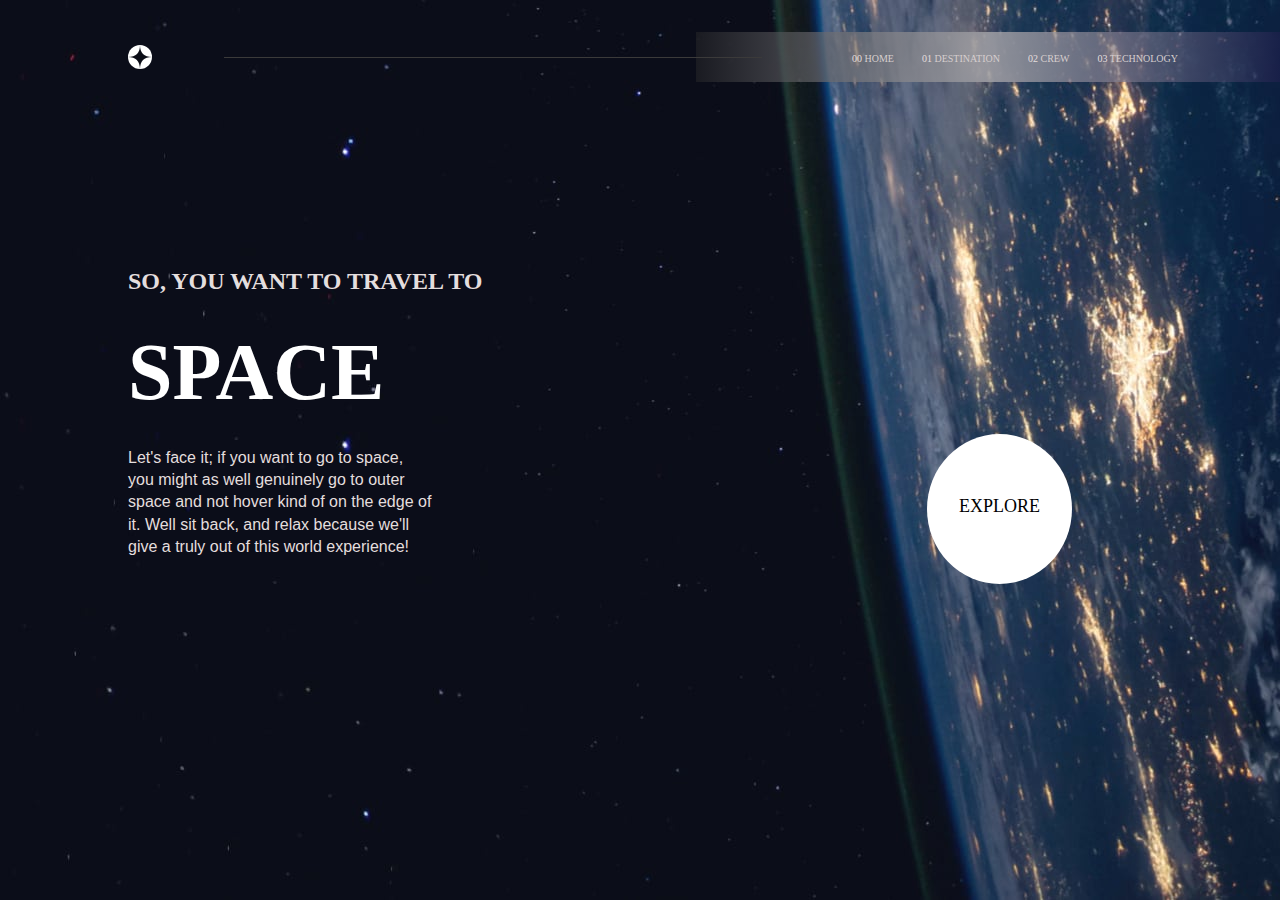
<file: index.html>
<!-- <!DOCTYPE html> -->
<!DOCTYPE html>
<html lang="en">
  <head>
    <meta charset="UTF-8" />
    <meta http-equiv="X-UA-Compatible" content="IE=edge" />
    <meta name="viewport" content="width=device-width, initial-scale=1.0" />
    <title>SpaceTravel Website</title>
    <link rel="stylesheet" href="css/styles.css" />
    <link
      rel="stylesheet"
      href="https://unpkg.com/swiper@8/swiper-bundle.min.css"
    />
  </head>

  <body class="home-page">
    <!-- home page start -->

    <!-- header section start -->
    <section class="header">
      <img class="logo" src="images/shared/logo.svg" alt="logo-pic" />
      <div class="line"></div>

      <!-- id set to a tag, so we can target the img tag here -->
      <a href="#" id="open-btn" class="open-btn" onclick="openBtn()"
        ><img src="images/shared/icon-hamburger.svg" alt="open-icon"
      /></a>

      <nav id="navbar-links" class="navbar-links">
        <a href="index.html"><span class="num">00</span> HOME</a>
        <a href="destination.html"><span class="num">01</span> DESTINATION</a>
        <a href="crew.html"><span class="num">02</span> CREW</a>
        <a href="technology.html"><span class="num">03</span> TECHNOLOGY</a>
      </nav>

      <!-- Id set directly to img tag, so no need to target the img tag -->
      <a href="#" class="close-btn" onclick="closeBtn()">
        <img
          id="close-btn"
          src="images/shared/icon-close.svg"
          alt="close-icon"
        />
      </a>
    </section>

    <!-- header section end -->

    <!-- body section start -->
    <section class="content">
      <div class="text-content">
        <h2 class="h2-homepage">SO, YOU WANT TO TRAVEL TO</h2>
        <h1 id="homepage-header">SPACE</h1>
        <p>
          Let's face it; if you want to go to space, you might as well genuinely
          go to outer space and not hover kind of on the edge of it. Well sit
          back, and relax because we'll give a truly out of this world
          experience!
        </p>
      </div>
      <div class="explore">EXPLORE</div>
    </section>

    <!-- home page end -->

    <script src="https://unpkg.com/swiper@8/swiper-bundle.min.js"></script>

    <!-- body section end -->

    <script src="main.js"></script>
  </body>
</html>

<!-- Duplicate comments for other code files cleared for simplicity -->
<!-- Takes some time to push these to github -->
</file>
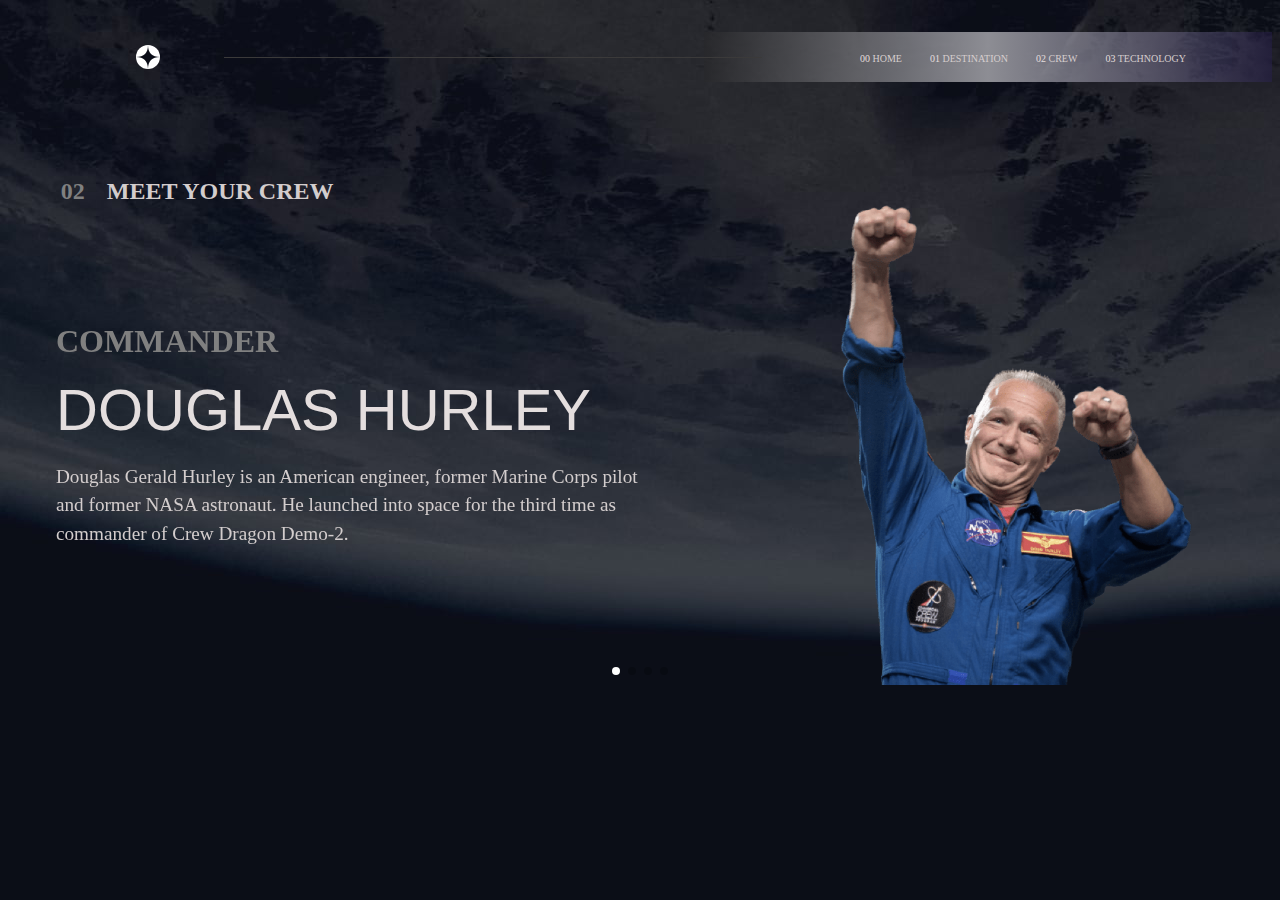
<file: crew.html>
<!DOCTYPE html>
<html lang="en">
  <head>
    <meta charset="UTF-8" />
    <meta http-equiv="X-UA-Compatible" content="IE=edge" />
    <meta name="viewport" content="width=device-width, initial-scale=1.0" />
    <title>Space Travel Crew</title>
    <link rel="stylesheet" href="css/styles.css" />
    <link
      rel="stylesheet"
      href="https://unpkg.com/swiper@8/swiper-bundle.min.css"
    />
  </head>
  <body class="crew-page">
    <section class="header">
      <img class="logo" src="images/shared/logo.svg" alt="logo-pic" />
      <div class="line"></div>

      <a href="#" id="open-btn" class="open-btn" onclick="openBtn()"
        ><img src="images/shared/icon-hamburger.svg" alt="open-icon" />
      </a>

      <nav class="navbar-links" id="navbar-links">
        <a href="index.html"><span class="num">00</span> HOME</a>
        <a href="destination.html"><span class="num">01</span> DESTINATION</a>
        <a href="crew.html"><span class="num">02</span> CREW</a>
        <a href="technology.html"><span class="num">03</span> TECHNOLOGY</a>
      </nav>

      <a href="#" class="close-btn" onclick="closeBtn()">
        <img
          id="close-btn"
          src="images/shared/icon-close.svg"
          alt="close-icon"
        />
      </a>
    </section>

    <section class="crew-section">
      <h2 class="crew-header">
        <span class="crew-span">02</span> MEET YOUR CREW
      </h2>
      <!-- Slider main container -->
      <div class="swiper">
        <!-- Additional required wrapper -->
        <div class="swiper-wrapper">
          <!-- Slides -->
          <div class="swiper-slide">
            <div class="crew-wrapper">
              <div class="crew-content">
                <h2 class="crew-text-header">COMMANDER</h2>
                <p class="crew-name">DOUGLAS HURLEY</p>
                <p class="crew-text">
                  Douglas Gerald Hurley is an American engineer, former Marine
                  Corps pilot and former NASA astronaut. He launched into space
                  for the third time as commander of Crew Dragon Demo-2.
                </p>
              </div>
              <div class="crew-img">
                <img
                  src="images/crew/image-douglas-hurley.png"
                  alt="douglas-hurley"
                />
              </div>
            </div>
          </div>

          <div class="swiper-slide">
            <div class="crew-wrapper">
              <div class="crew-content">
                <h2 class="crew-text-header">MISSION SPECIALIST</h2>
                <p class="crew-name">MARK SHUTTLEWORTH</p>
                <p class="crew-text">
                  Mark Richard Shuttleworth is the founder and CEO of Canonical,
                  the company behind the Linux-based Ubuntu operating system.
                  Shuttleworth became the first South African to travel to space
                  as a space tourist.
                </p>
              </div>
              <div class="crew-img">
                <img
                  src="images/crew/image-mark-shuttleworth.png"
                  alt="mark-shuttleworth"
                />
              </div>
            </div>
          </div>

          <div class="swiper-slide">
            <div class="crew-wrapper">
              <div class="crew-content">
                <h2 class="crew-text-header">PILOT</h2>
                <p class="crew-name">VICTOR GLOVER</p>
                <p class="crew-text">
                  Pilot on the first operational flight of the SpaceX Crew
                  Dragon to the International Space Station. Glover is a
                  commander in the U.S. Navy where he pilots an F/A-18.He was a
                  crew member of Expedition 64, and served as a station systems
                  flight engineer.
                </p>
              </div>
              <div class="crew-img">
                <img
                  src="images/crew/image-victor-glover.png"
                  alt="victor-glover"
                />
              </div>
            </div>
          </div>

          <div class="swiper-slide">
            <div class="crew-wrapper">
              <div class="crew-content">
                <h2 class="crew-text-header">FLIGHT ENGINEER</h2>
                <p class="crew-name">ANOUSHEH ANSARI</p>
                <p class="crew-text">
                  Anousheh Ansari is an Iranian American engineer and co-founder
                  of Prodea Systems. Ansari was the fourth self-funded space
                  tourist, the first self-funded woman to fly to the ISS, and
                  the first Iranian in space.
                </p>
              </div>
              <div class="crew-img">
                <img
                  src="images/crew/image-anousheh-ansari.png"
                  alt="anousheh-ansari"
                />
              </div>
            </div>
          </div>
        </div>
        <!-- If we need pagination -->
        <div class="swiper-pagination"></div>

        <!-- If we need navigation buttons
            <div class="swiper-button-prev"></div>
            <div class="swiper-button-next"></div> -->

        <!-- If we need scrollbar
            <div class="swiper-scrollbar"></div> -->
      </div>
    </section>

    <script src="https://unpkg.com/swiper@8/swiper-bundle.min.js"></script>

    <script src="/main.js"></script>
  </body>
</html>
</file>
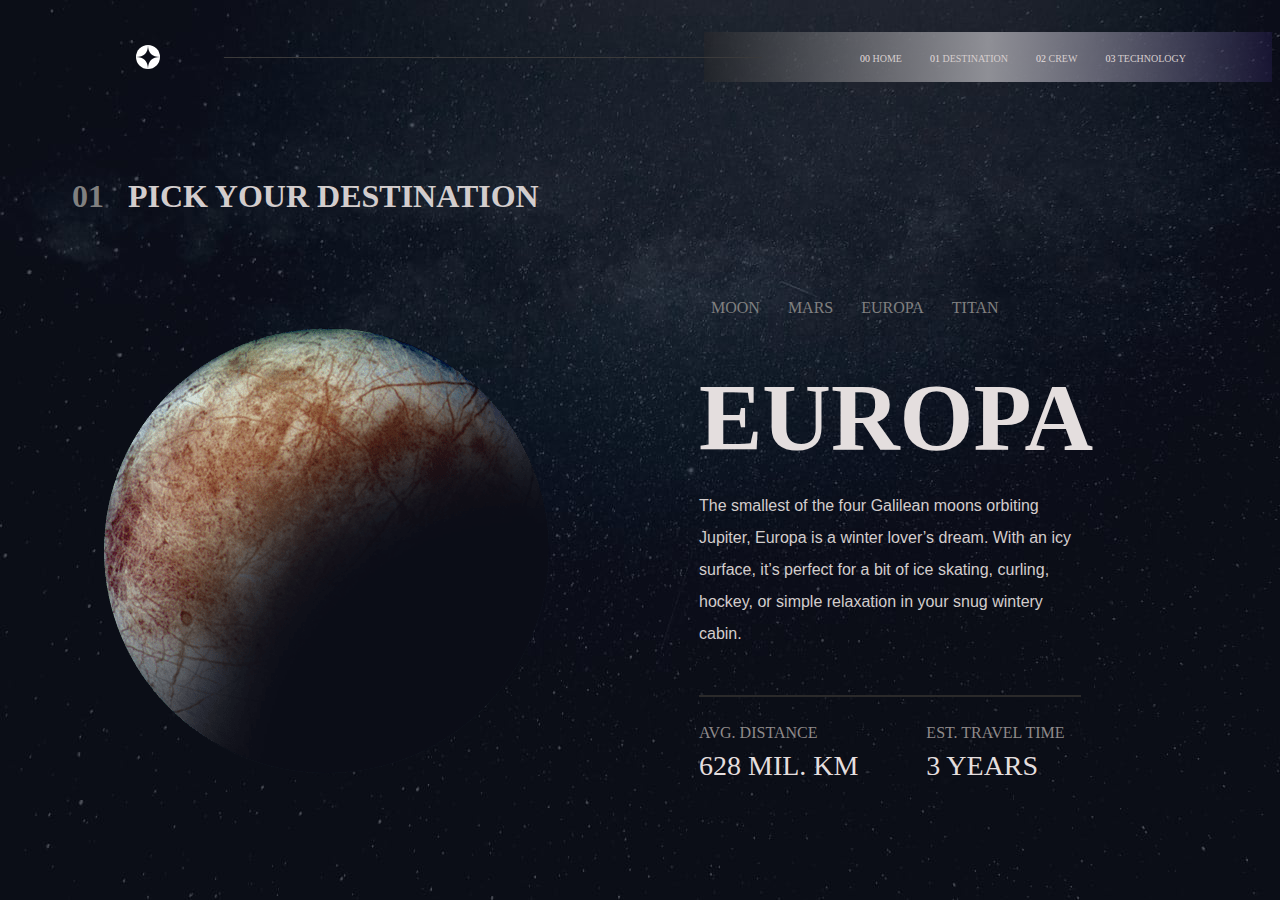
<file: destination-europa.html>
<html lang="en">
  <head>
    <meta charset="UTF-8" />
    <meta http-equiv="X-UA-Compatible" content="IE=edge" />
    <meta name="viewport" content="width=device-width, initial-scale=1.0" />
    <title>destination-europa.html</title>
    <link rel="stylesheet" href="css/styles.css" />
  </head>
  <body class="destination-page">
    <section class="header">
      <img class="logo" src="images/shared/logo.svg" alt="logo-pic" />
      <div class="line"></div>

      <a href="#" id="open-btn" class="open-btn" onclick="openBtn()"
        ><img src="images/shared/icon-hamburger.svg" alt="open-icon"
      /></a>
      <nav class="navbar-links" id="navbar-links">
        <a href="index.html"><span class="num">00</span> HOME</a>
        <a href="destination.html"><span class="num">01</span> DESTINATION</a>
        <a href="crew.html"><span class="num">02</span> CREW</a>
        <a href="technology.html"><span class="num">03</span> TECHNOLOGY</a>
      </nav>

      <a href="#" class="close-btn" onclick="closeBtn()">
        <img
          id="close-btn"
          src="images/shared/icon-close.svg"
          alt="close-icon"
        />
      </a>
    </section>

    <section class="destination">
      <h1 id="destination-header">
        <span class="destination-span">01</span> PICK YOUR DESTINATION
      </h1>

      <div class="destination-wrapper">
        <div class="destination-img">
          <img src="images/destination/image-europa.png" alt="moon-img" />
        </div>
        <div class="destination-content">
          <div class="destination-navbar">
            <nav class="destination-links">
              <a href="destination.html">MOON</a>
              <a href="destination-mars.html">MARS</a>
              <a href="destination-europa.html">EUROPA</a>
              <a href="destination-titan.html">TITAN</a>
            </nav>
          </div>

          <div class="destination-subtitle">
            <h1 id="planets-subtitle">EUROPA</h1>
            <p class="destination-text">
              The smallest of the four Galilean moons orbiting Jupiter, Europa
              is a winter lover’s dream. With an icy surface, it’s perfect for a
              bit of ice skating, curling, hockey, or simple relaxation in your
              snug wintery cabin.
            </p>

            <hr />
            <div class="destination-distance">
              <p class="destination-p">
                AVG. DISTANCE <br />
                <span class="destination-span">628 MIL. KM</span>
              </p>

              <p class="destination-p">
                EST. TRAVEL TIME <br />
                <span class="destination-span">3 YEARS</span>
              </p>
            </div>
          </div>
        </div>
      </div>
    </section>

    <script src="main.js"></script>
  </body>
</html>
</file>
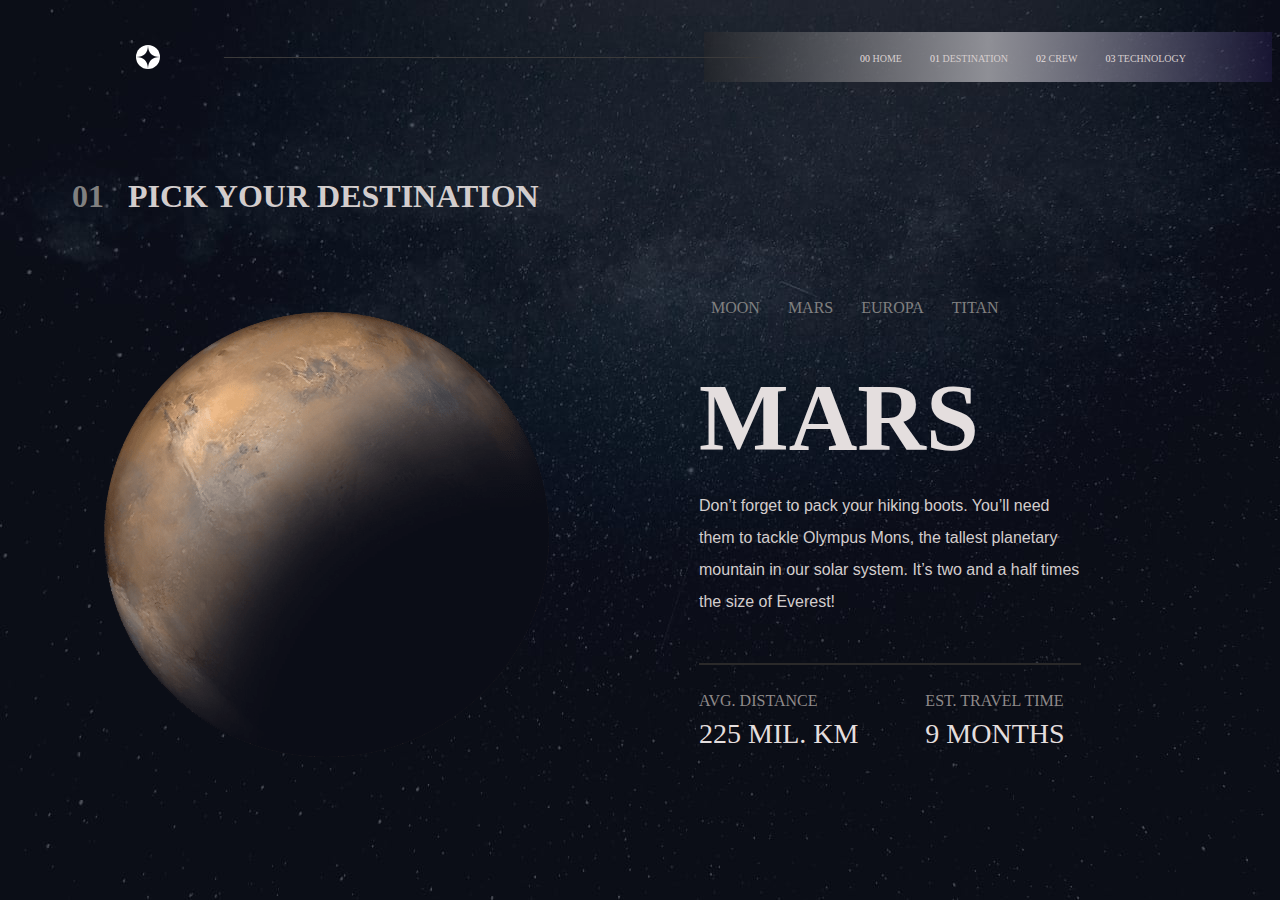
<file: destination-mars.html>
<html lang="en">
  <head>
    <meta charset="UTF-8" />
    <meta http-equiv="X-UA-Compatible" content="IE=edge" />
    <meta name="viewport" content="width=device-width, initial-scale=1.0" />
    <title>Destination-Mars</title>
    <link rel="stylesheet" href="../css/styles.css" />
  </head>
  <body class="destination-page">
    <section class="header">
      <img class="logo" src="images/shared/logo.svg" alt="logo-pic" />
      <div class="line"></div>

      <a href="#" id="open-btn" class="open-btn" onclick="openBtn()">
        <img src="images/shared/icon-hamburger.svg" alt="open-icon"
      /></a>
      <nav class="navbar-links" id="navbar-links">
        <a href="index.html"><span class="num">00</span> HOME</a>
        <a href="destination.html"><span class="num">01</span> DESTINATION</a>
        <a href="crew.html"><span class="num">02</span> CREW</a>
        <a href="technology.html"><span class="num">03</span> TECHNOLOGY</a>
      </nav>

      <a href="#" class="close-btn" onclick="closeBtn()"
        ><img
          id="close-btn"
          src="images/shared/icon-close.svg"
          alt="close-icon"
        />
      </a>
    </section>
    <section class="destination">
      <h1 id="destination-header">
        <span class="destination-span">01</span> PICK YOUR DESTINATION
      </h1>
      <div class="destination-wrapper">
        <div class="destination-img">
          <img src="images/destination/image-mars.png" alt="moon-img" />
        </div>
        <div class="destination-content">
          <div class="destination-navbar">
            <nav class="destination-links">
              <a href="destination.html">MOON</a>
              <a href="destination-mars.html">MARS</a>
              <a href="destination-europa.html">EUROPA</a>
              <a href="destination-titan.html">TITAN</a>
            </nav>
          </div>

          <div class="destination-subtitle">
            <h1 id="planets-subtitle">MARS</h1>
            <p class="destination-text">
              Don’t forget to pack your hiking boots. You’ll need them to tackle
              Olympus Mons, the tallest planetary mountain in our solar system.
              It’s two and a half times the size of Everest!
            </p>

            <hr />
            <div class="destination-distance">
              <p class="destination-p">
                AVG. DISTANCE <br />
                <span class="destination-span">225 MIL. KM</span>
              </p>

              <p class="destination-p">
                EST. TRAVEL TIME <br />
                <span class="destination-span">9 MONTHS</span>
              </p>
            </div>
          </div>
        </div>
      </div>
    </section>

    <script src="main.js"></script>
  </body>
</html>
</file>
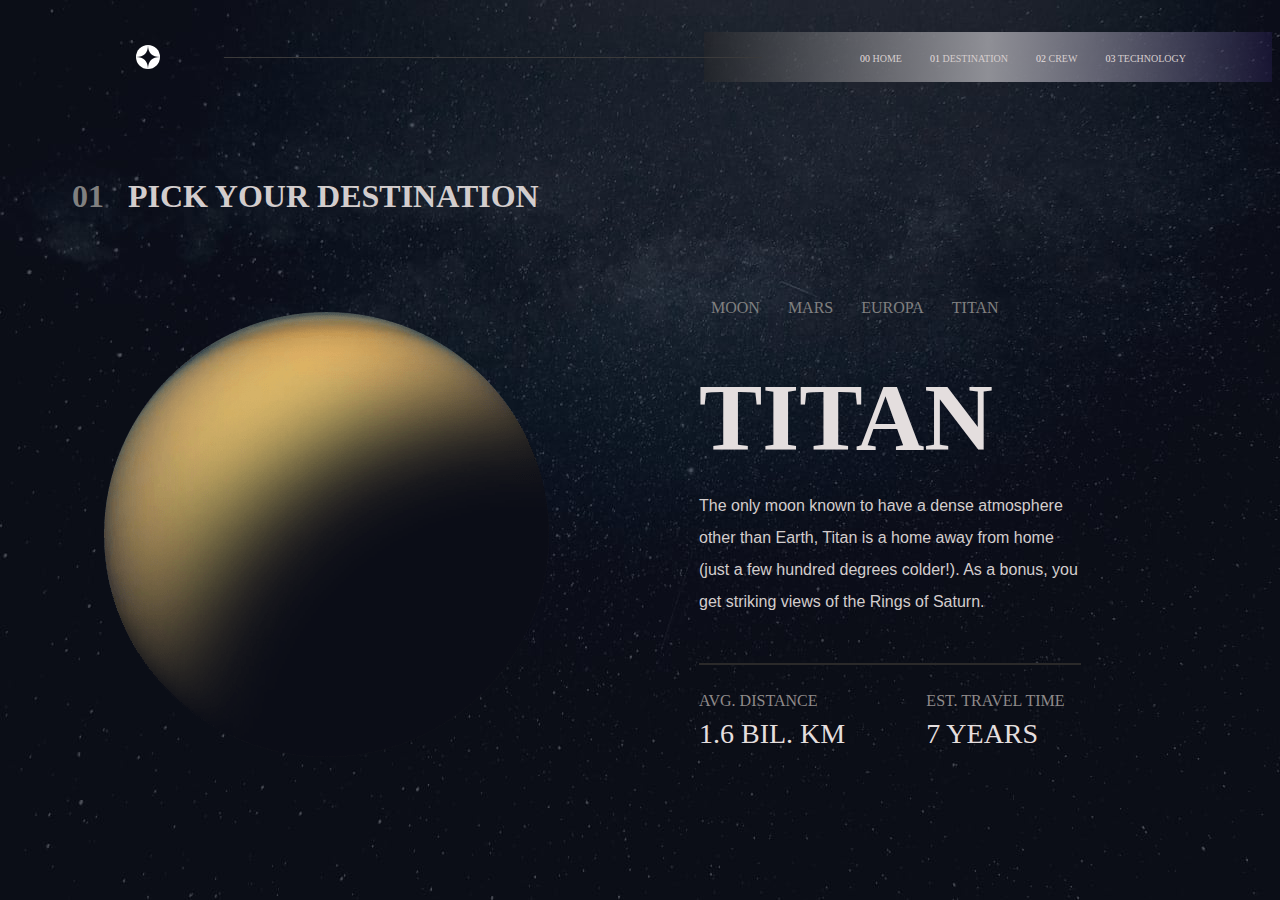
<file: destination-titan.html>
<html lang="en">
  <head>
    <meta charset="UTF-8" />
    <meta http-equiv="X-UA-Compatible" content="IE=edge" />
    <meta name="viewport" content="width=device-width, initial-scale=1.0" />
    <title>Destination-Titan</title>
    <link rel="stylesheet" href="css/styles.css" />
  </head>
  <body class="destination-page">
    <section class="header">
      <img class="logo" src="images/shared/logo.svg" alt="logo-pic" />
      <div class="line"></div>

      <a href="#" id="open-btn" class="open-btn" onclick="openBtn()">
        <img src="images/shared/icon-hamburger.svg" alt="open-icon"
      /></a>

      <nav class="navbar-links" id="navbar-links">
        <a href="index.html"><span class="num">00</span> HOME</a>
        <a href="destination.html"><span class="num">01</span> DESTINATION</a>
        <a href="crew.html"><span class="num">02</span> CREW</a>
        <a href="technology.html"><span class="num">03</span> TECHNOLOGY</a>
      </nav>

      <a href="#" class="close-btn" onclick="closeBtn()"
        ><img
          id="close-btn"
          src="images/shared/icon-close.svg"
          alt="close-icon"
        />
      </a>
    </section>

    <section class="destination">
      <h1 id="destination-header">
        <span class="destination-span">01</span> PICK YOUR DESTINATION
      </h1>

      <div class="destination-wrapper">
        <div class="destination-img">
          <img src="images/destination/image-titan.png" alt="moon-img" />
        </div>
        <div class="destination-content">
          <div class="destination-navbar">
            <nav class="destination-links">
              <a href="destination.html">MOON</a>
              <a href="destination-mars.html">MARS</a>
              <a href="destination-europa.html">EUROPA</a>
              <a href="destination-titan.html">TITAN</a>
            </nav>
          </div>

          <div class="destination-subtitle">
            <h1 id="planets-subtitle">TITAN</h1>
            <p class="destination-text">
              The only moon known to have a dense atmosphere other than Earth,
              Titan is a home away from home (just a few hundred degrees
              colder!). As a bonus, you get striking views of the Rings of
              Saturn.
            </p>

            <hr />
            <div class="destination-distance">
              <p class="destination-p">
                AVG. DISTANCE <br />
                <span class="destination-span">1.6 BIL. KM</span>
              </p>

              <p class="destination-p">
                EST. TRAVEL TIME <br />
                <span class="destination-span">7 YEARS</span>
              </p>
            </div>
          </div>
        </div>
      </div>
    </section>

    <script src="main.js"></script>
  </body>
</html>
</file>
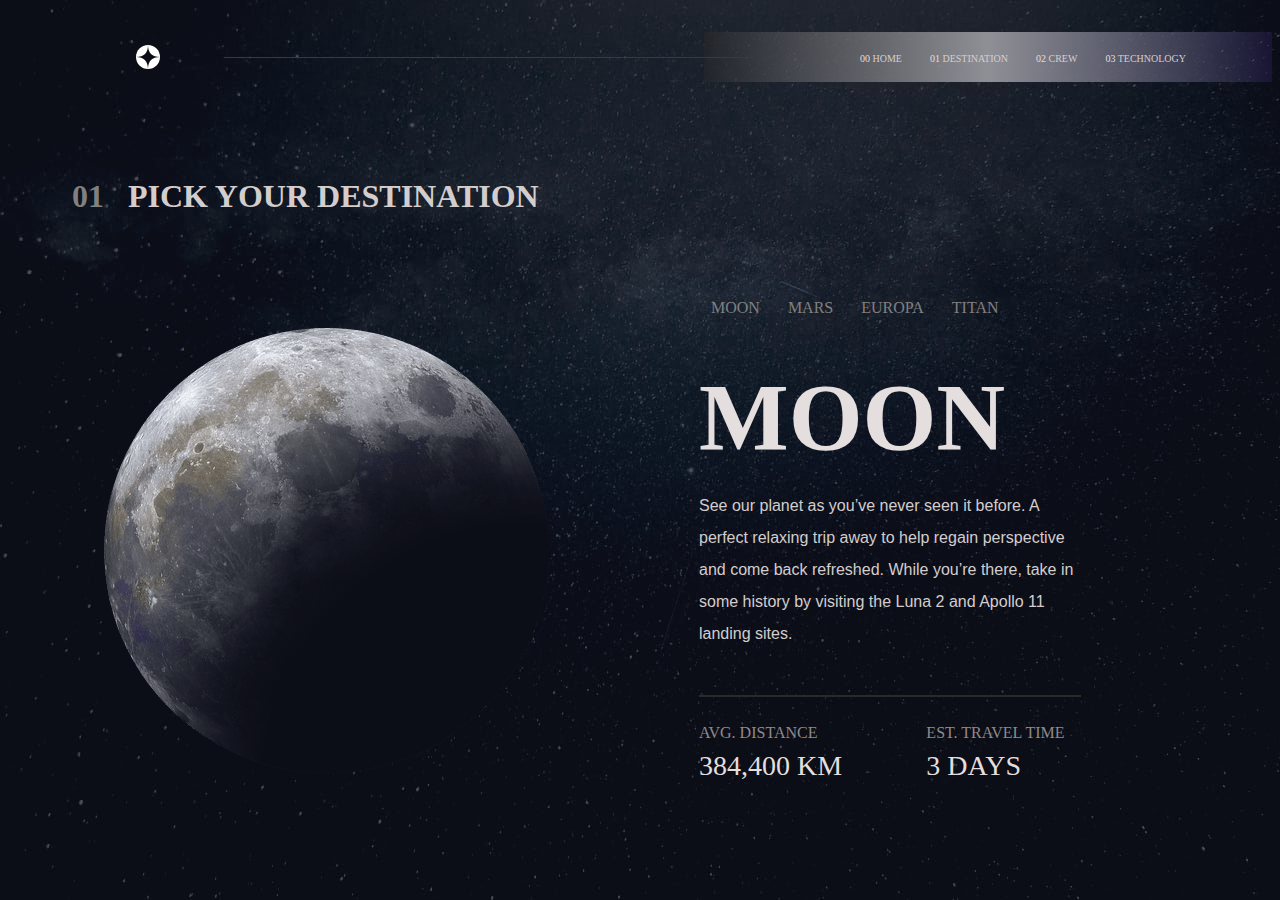
<file: destination.html>
<html lang="en">
  <head>
    <meta charset="UTF-8" />
    <meta http-equiv="X-UA-Compatible" content="IE=edge" />
    <meta name="viewport" content="width=device-width, initial-scale=1.0" />
    <title>Space Travel Destination</title>
    <link rel="stylesheet" href="../css/styles.css" />
  </head>

  <body class="destination-page">
    <section class="header">
      <img class="logo" src="images/shared/logo.svg" alt="logo-pic" />
      <div class="line"></div>

      <a href="#" id="open-btn" class="open-btn" onclick="openBtn()"
        ><img src="images/shared/icon-hamburger.svg" alt="open-icon"
      /></a>

      <nav class="navbar-links" id="navbar-links">
        <a href="index.html"><span class="num">00</span> HOME</a>
        <a href="destination.html"><span class="num">01</span> DESTINATION</a>
        <a href="crew.html"><span class="num">02</span> CREW</a>
        <a href="technology.html"><span class="num">03</span> TECHNOLOGY</a>
      </nav>

      <a href="#" class="close-btn" onclick="closeBtn()"
        ><img
          id="close-btn"
          src="images/shared/icon-close.svg"
          alt="close-icon"
        />
      </a>
    </section>

    <!-- BODY SECTION START -->

    <section class="destination">
      <h1 id="destination-header">
        <span class="destination-span">01</span> PICK YOUR DESTINATION
      </h1>

      <!-- DESTINATION CONTENT FOR MOON -->
      <div class="destination-wrapper">
        <div class="destination-img">
          <img src="images/destination/image-moon.png" alt="moon-img" />
        </div>
        <div class="destination-content">
          <div class="destination-navbar">
            <nav class="destination-links">
              <a href="destination.html">MOON</a>
              <a href="destination-mars.html">MARS</a>
              <a href="destination-europa.html">EUROPA</a>
              <a href="destination-titan.html">TITAN</a>
            </nav>
          </div>

          <div class="destination-subtitle">
            <h1 id="planets-subtitle">MOON</h1>
            <p class="destination-text">
              See our planet as you’ve never seen it before. A perfect relaxing
              trip away to help regain perspective and come back refreshed.
              While you’re there, take in some history by visiting the Luna 2
              and Apollo 11 landing sites.
            </p>

            <hr />
            <div class="destination-distance">
              <p class="destination-p">
                AVG. DISTANCE <br />
                <span class="destination-span">384,400 KM</span>
              </p>

              <p class="destination-p">
                EST. TRAVEL TIME <br />
                <span class="destination-span">3 DAYS</span>
              </p>
            </div>
          </div>
        </div>
      </div>

      <!-- DESTINATION CONTENT FOR MARS -->

      <!-- <div class="destination-wrapper">
            <div class="destination-img">
                <img src="images/destination/image-mars.png" alt="moon-img">
            </div>
            <div class="destination-content">
                <div class="destination-navbar">
                    <nav class="destination-links">
                        <a href="destination.html">MOON</a>
                        <a href="destination-mars.html">MARS</a>
                        <a href="destination-europa.html">EUROPA</a>
                        <a href="#">TITAN</a>
                    </nav>
                </div>
                
                <div class="destination-subtitle">
                    <h1 id="planets-subtitle">MARS</h1>
                    <P class="destination-text">Don’t forget to pack your hiking boots. You’ll need them to tackle Olympus Mons, the tallest planetary mountain in our solar system. It’s two and a half times the size of Everest!</P>
    
                    <hr>
                    <div class="destination-distance">
                        <p class="destination-p">AVG. DISTANCE <br> <span class="destination-span">225 MIL. KM</span></p>
                        
    
                        <p class="destination-p">EST. TRAVEL TIME <br> <span class="destination-span">9 MONTHS</span></p>
                        
                    </div>
                    
                </div>
                
            </div>


        </div> -->

      <!-- DESTINATION CONTENT FOR EUROPA -->
      <!-- <div class="destination-wrapper">
            <div class="destination-img">
                <img src="images/destination/image-europa.png" alt="moon-img">
            </div>
            <div class="destination-content">
                <div class="destination-navbar">
                    <nav class="destination-links">
                        <a href="#">MOON</a>
                        <a href="#">MARS</a>
                        <a href="#">EUROPA</a>
                        <a href="#">TITAN</a>
                    </nav>
                </div>
                
                <div class="destination-subtitle">
                    <h1 id="planets-subtitle">EUROPA</h1>
                    <P class="destination-text">The smallest of the four Galilean moons orbiting Jupiter, Europa is a winter lover’s dream. With an icy surface, it’s perfect for a bit of ice skating, curling, hockey, or simple relaxation in your snug wintery cabin.</P>
    
                    <hr>
                    <div class="destination-distance">
                        <p class="destination-p">AVG. DISTANCE <br> <span class="destination-span">628 MIL. KM</span></p>
                        
    
                        <p class="destination-p">EST. TRAVEL TIME <br> <span class="destination-span">3 YEARS</span></p>
                        
                    </div>
                    
                </div>
                
            </div>


        </div> -->

      <!-- DESTINATION CONTENT FOR TITAN -->
      <!-- <div class="destination-wrapper">
            <div class="destination-img">
                <img src="images/destination/image-titan.png" alt="moon-img">
            </div>
            <div class="destination-content">
                <div class="destination-navbar">
                    <nav class="destination-links">
                        <a href="#">MOON</a>
                        <a href="#">MARS</a>
                        <a href="#">EUROPA</a>
                        <a href="#">TITAN</a>
                    </nav>
                </div>
                
                <div class="destination-subtitle">
                    <h1 id="planets-subtitle">TITAN</h1>
                    <P class="destination-text">The only moon known to have a dense atmosphere other than Earth, Titan is a home away from home (just a few hundred degrees colder!). As a bonus, you get striking views of the Rings of Saturn.</P>
    
                    <hr>
                    <div class="destination-distance">
                        <p class="destination-p">AVG. DISTANCE <br> <span class="destination-span">1.6 BIL. KM</span></p>
                        
    
                        <p class="destination-p">EST. TRAVEL TIME <br> <span class="destination-span">7 YEARS</span></p>
                        
                    </div>
                    
                </div>
                
            </div>


        </div> -->
    </section>

    <script src="main.js"></script>
  </body>
</html>
</file>
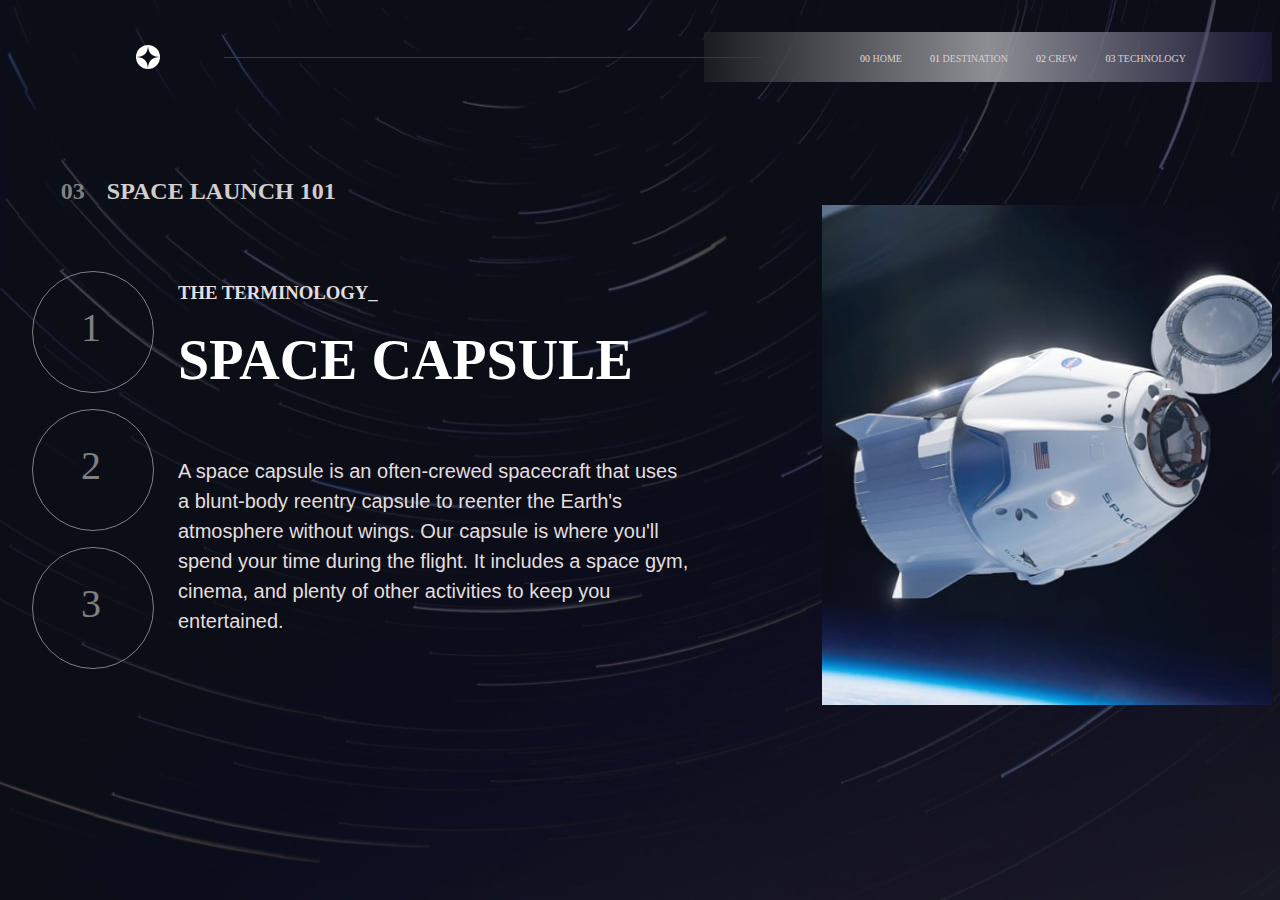
<file: technology-space_capsule.html>
<html lang="en">
  <head>
    <meta charset="UTF-8" />
    <meta http-equiv="X-UA-Compatible" content="IE=edge" />
    <meta name="viewport" content="width=device-width, initial-scale=1.0" />
    <title>Technology Space-Capsule</title>
    <link rel="stylesheet" href="css/styles.css" />
  </head>
  <body class="technology-page">
    <section class="header">
      <img class="logo" src="images/shared/logo.svg" alt="logo-pic" />
      <div class="line"></div>

      <a href="#" id="open-btn" class="open-btn" onclick="openBtn()"
        ><img src="images/shared/icon-hamburger.svg" alt="open-icon" />
      </a>

      <nav class="navbar-links" id="navbar-links">
        <a href="index.html"><span class="num">00</span> HOME</a>
        <a href="destination.html"><span class="num">01</span> DESTINATION</a>
        <a href="crew.html"><span class="num">02</span> CREW</a>
        <a href="technology.html"><span class="num">03</span> TECHNOLOGY</a>
      </nav>

      <a href="#" class="close-btn" onclick="closeBtn()">
        <img
          id="close-btn"
          src="images/shared/icon-close.svg"
          alt="close-icon"
        />
      </a>
    </section>

    <section class="technology-section">
      <h2 class="technology-header">
        <span class="technology-span">03</span> SPACE LAUNCH 101
      </h2>
      <section class="tech-num_text">
        <div class="tech-terminology-numbers">
          <div class="term-num1">
            <a href="technology.html"> 1 </a>
            <!-- <span><a href="#">1</a></span> -->
          </div>
          <div class="term-num2">
            <a href="technology-spaceport.html">2</a>
          </div>
          <div class="term-num3">
            <a href="technology-space_capsule.html">3</a>
          </div>
        </div>

        <div class="technology-texts">
          <h3>THE TERMINOLOGY_</h3>

          <h2>SPACE CAPSULE</h2>
          <div class="tech-text">
            A space capsule is an often-crewed spacecraft that uses a blunt-body
            reentry capsule to reenter the Earth's atmosphere without wings. Our
            capsule is where you'll spend your time during the flight. It
            includes a space gym, cinema, and plenty of other activities to keep
            you entertained.
          </div>
        </div>

        <div class="tech-img">
          <img
            src="images/technology/image-space-capsule-portrait.jpg"
            alt="space-capsule"
          />
        </div>
      </section>
    </section>

    <script src="main.js"></script>
  </body>
</html>
</file>
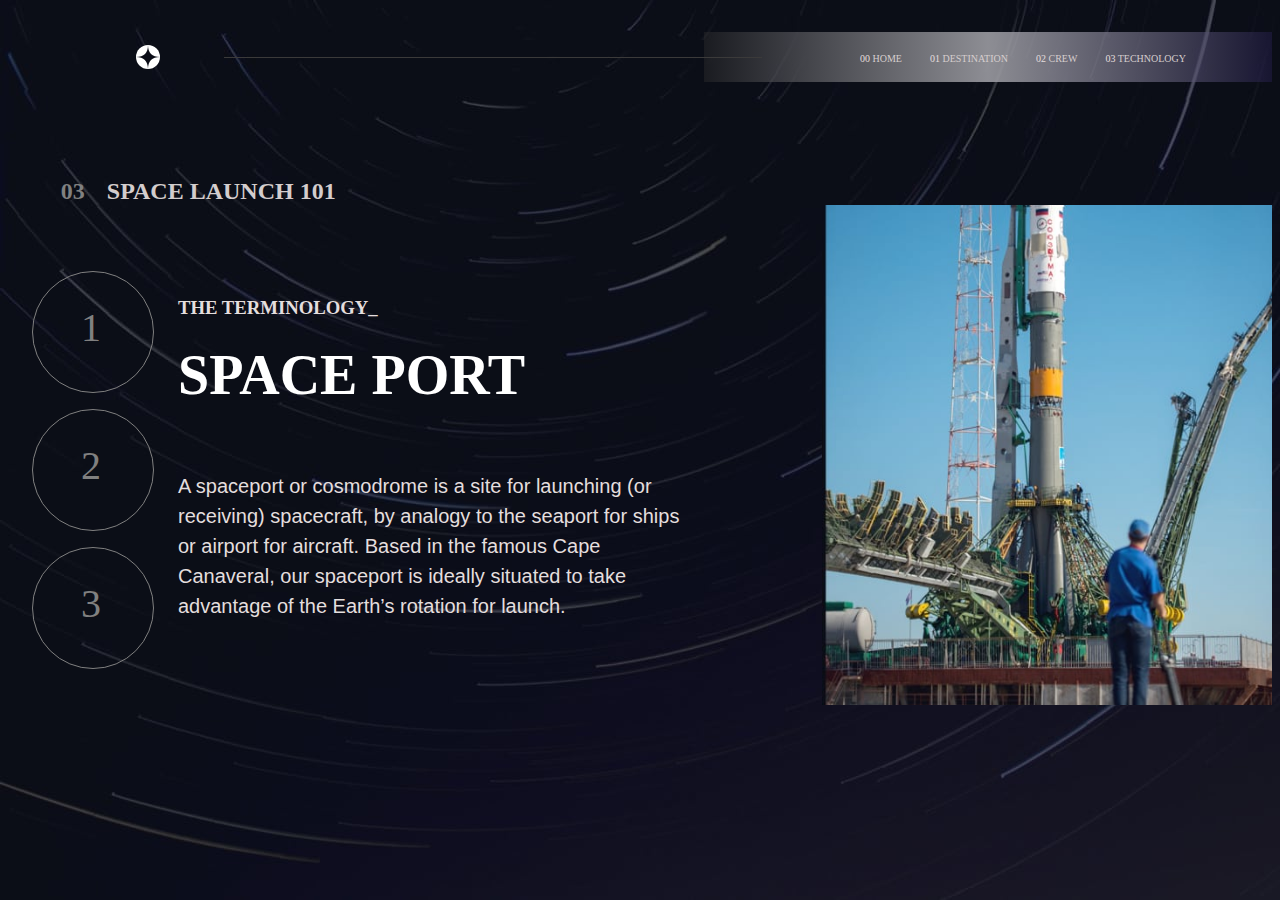
<file: technology-spaceport.html>
<html lang="en">
  <head>
    <meta charset="UTF-8" />
    <meta http-equiv="X-UA-Compatible" content="IE=edge" />
    <meta name="viewport" content="width=device-width, initial-scale=1.0" />
    <title>Technology-Spaceport</title>
    <link rel="stylesheet" href="css/styles.css" />
  </head>
  <body class="technology-page">
    <section class="header">
      <img class="logo" src="images/shared/logo.svg" alt="logo-pic" />
      <div class="line"></div>

      <a href="#" id="open-btn" class="open-btn" onclick="openBtn()"
        ><img src="images/shared/icon-hamburger.svg" alt="open-icon" />
      </a>

      <nav class="navbar-links" id="navbar-links">
        <a href="index.html"><span class="num">00</span> HOME</a>
        <a href="destination.html"><span class="num">01</span> DESTINATION</a>
        <a href="crew.html"><span class="num">02</span> CREW</a>
        <a href="technology.html"><span class="num">03</span> TECHNOLOGY</a>
      </nav>

      <a href="#" class="close-btn" onclick="closeBtn()">
        <img
          id="close-btn"
          src="images/shared/icon-close.svg"
          alt="close-icon"
        />
      </a>
    </section>

    <section class="technology-section">
      <h2 class="technology-header">
        <span class="technology-span">03</span> SPACE LAUNCH 101
      </h2>
      <section class="tech-num_text">
        <div class="tech-terminology-numbers">
          <div class="term-num1">
            <a href="technology.html"> 1 </a>
            <!-- <span><a href="#">1</a></span> -->
          </div>
          <div class="term-num2">
            <a href="technology-spaceport.html">2</a>
          </div>
          <div class="term-num3">
            <a href="technology-space_capsule.html">3</a>
          </div>
        </div>

        <div class="technology-texts">
          <h3>THE TERMINOLOGY_</h3>

          <h2>SPACE PORT</h2>
          <div class="tech-text">
            A spaceport or cosmodrome is a site for launching (or receiving)
            spacecraft, by analogy to the seaport for ships or airport for
            aircraft. Based in the famous Cape Canaveral, our spaceport is
            ideally situated to take advantage of the Earth’s rotation for
            launch.
          </div>
        </div>

        <div class="tech-img">
          <img
            src="images/technology/image-spaceport-portrait.jpg"
            alt="space-port"
          />
        </div>
      </section>
    </section>

    <script src="main.js"></script>
  </body>
</html>
</file>
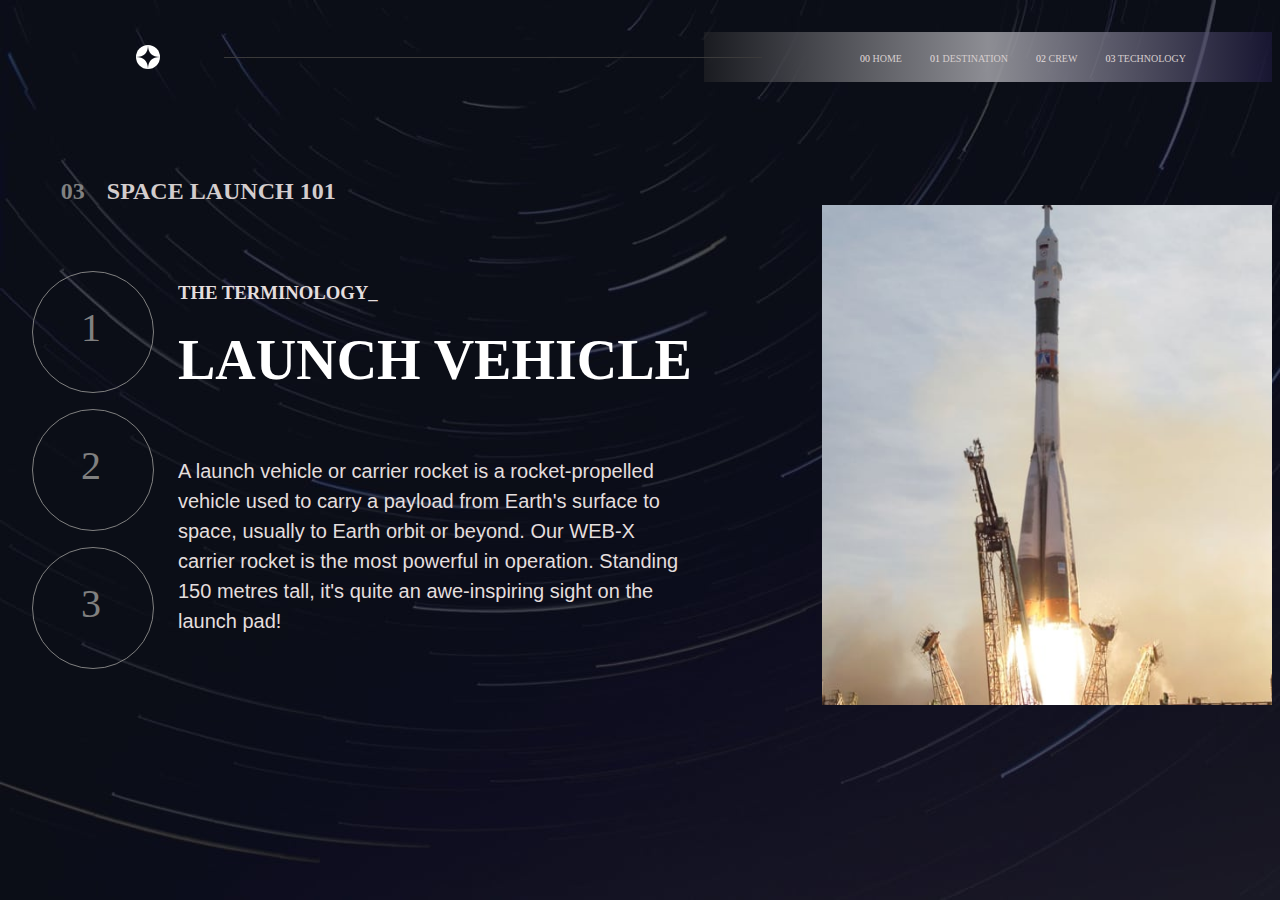
<file: technology.html>
<html lang="en">
  <head>
    <meta charset="UTF-8" />
    <meta http-equiv="X-UA-Compatible" content="IE=edge" />
    <meta name="viewport" content="width=device-width, initial-scale=1.0" />
    <title>Space Travel Technology</title>
    <link rel="stylesheet" href="css/styles.css" />
  </head>
  <body class="technology-page">
    <section class="header">
      <img class="logo" src="images/shared/logo.svg" alt="logo-pic" />
      <div class="line"></div>

      <a href="#" id="open-btn" class="open-btn" onclick="openBtn()"
        ><img src="images/shared/icon-hamburger.svg" alt="open-icon" />
      </a>

      <nav class="navbar-links" id="navbar-links">
        <a href="index.html"><span class="num">00</span> HOME</a>
        <a href="destination.html"><span class="num">01</span> DESTINATION</a>
        <a href="crew.html"><span class="num">02</span> CREW</a>
        <a href="technology.html"><span class="num">03</span> TECHNOLOGY</a>
      </nav>

      <a href="#" class="close-btn" onclick="closeBtn()">
        <img
          id="close-btn"
          src="images/shared/icon-close.svg"
          alt="close-icon"
        />
      </a>
    </section>

    <section class="technology-section">
      <h2 class="technology-header">
        <span class="technology-span">03</span> SPACE LAUNCH 101
      </h2>
      <section class="tech-num_text">
        <div class="tech-terminology-numbers">
          <div class="term-num1">
            <a href="technology.html"> 1 </a>
            <!-- <span><a href="#">1</a></span> -->
          </div>
          <div class="term-num2">
            <a href="technology-spaceport.html">2</a>
          </div>
          <div class="term-num3">
            <a href="technology-space_capsule.html">3</a>
          </div>
        </div>

        <div class="technology-texts">
          <h3 class="tech-terminology">THE TERMINOLOGY_</h3>

          <h2>LAUNCH VEHICLE</h2>
          <div class="tech-text">
            A launch vehicle or carrier rocket is a rocket-propelled vehicle
            used to carry a payload from Earth's surface to space, usually to
            Earth orbit or beyond. Our WEB-X carrier rocket is the most powerful
            in operation. Standing 150 metres tall, it's quite an awe-inspiring
            sight on the launch pad!
          </div>
        </div>

        <div class="tech-img">
          <img
            src="images/technology/image-launch-vehicle-portrait.jpg"
            alt="launch-vehicle"
          />
        </div>
      </section>
    </section>

    <script src="main.js"></script>
  </body>
</html>
</file>
<file: css/styles.css>
.home-page {
  background-image: url("../images/home/background-home-desktop.jpg");
  margin: 0;
  padding: 0;
  max-width: 100%;
  /* text-transform: capitalize; */
}
.destination-page {
  background-image: url("../images/destination/background-destination-desktop.jpg");
}
.crew-page {
  background-image: url(../images/crew/background-crew-desktop.jpg);
}
.technology-page {
  background-image: url(../images/technology/background-technology-desktop.jpg);
}

.header {
  display: flex;
  justify-content: space-around;
  align-items: center;
  margin: 2rem 0 2rem 5rem;
  padding: 2rem auto 2rem auto;
}
.header .logo {
  height: 1.5rem;
  margin: 0 8rem 0 3rem;
}

#open-btn img {
  display: none;
}

#close-btn {
  display: none;
}

.header .line {
  background: #3b3a3a;
  height: 0.09px;
  position: absolute;
  left: 14rem;
  width: 42%;
}
.header .navbar-links {
  background: linear-gradient(0.25turn, #27272988, #9d9da3e3, #2920556b);
  margin-left: 26rem;
  padding: 1rem 0rem 1rem 9rem;
  /* padding-right: 7rem; */
  width: 30rem;
}

.header .navbar-links.active {
  display: none;
}

.navbar-links .num {
  color: #e4dede;
}
.header .navbar-links a {
  color: #d6cece;
  font-size: 10px;
  padding: 0 12px;
  text-decoration: none;
}
.header .navbar-links a:hover {
  border-bottom: 2px solid #e4dede;
  border-width: 2%;
  padding-bottom: 17px;
  /* padding-left: 22px; */
}

.content {
  display: flex;
  justify-content: space-between;
  align-items: center;
  margin: 10rem 5rem 5rem 5rem;
}

.content .text-content .h2-homepage {
  color: #e4dede;
  display: inline-block;
  margin: 1rem 0 1rem 3rem;
}
.content .text-content #homepage-header {
  color: #fff;
  font-family: serif;
  font-size: 5rem;
  height: 120px;
  margin: 1rem 0 0 3rem;
  /* padding-left: 2rem; */
}
.content .text-content p {
  color: #e4dede;
  font-family: Arial, Helvetica, sans-serif;
  line-height: 1.4;
  margin: 0 0 1rem 3rem;
  width: 50%;
}
.content .explore {
  background-color: #fff;
  cursor: pointer;
  height: 150px;
  width: 150px;
  border-radius: 75%;
  font-size: 18px;
  line-height: 8;
  margin: 12rem 8rem 0 15rem;
  padding: 0 2rem;
  text-align: center;
}

/* DESTINATION STYLING STARTS HERE */
.destination {
  margin-bottom: 0;
}
.destination #destination-header {
  color: #d3cdcd;
  margin: 6rem 0 0 3rem;
}
.destination #destination-header .destination-span {
  color: #808080;
  padding: 0 1rem;
}

.destination .destination-wrapper {
  display: flex;
  justify-content: space-between;
  align-items: center;
  margin: 1.5rem 6rem 0;
}
.destination .destination-wrapper .destination-img {
  margin: 0 auto;
}

.destination .destination-wrapper .destination-content .destination-navbar {
  margin: 0 0 0 0;
}
.destination .destination-wrapper .destination-content {
  margin: 60px 0 60px 150px;
}

/* .destination .destination-wrapper .destination-content .destination-navbar .destination-links{
   /* text-align: center; */
/* padding: 0 6px 17px; */

.destination
  .destination-wrapper
  .destination-content
  .destination-navbar
  .destination-links
  a {
  color: #808080;
  /* margin: 1px 15px; */
  padding: 0 12px 14px;
  text-decoration: none;
}
.destination
  .destination-wrapper
  .destination-content
  .destination-links
  a:hover {
  border-bottom: 2px solid #e4dede;
  padding: 0 12px 14px;
}

.destination .destination-wrapper .destination-content .destination-subtitle {
  /* text-align: center; */
  line-height: 1.5;
  width: 80%;
}

.destination .destination-wrapper .destination-content #planets-subtitle {
  color: #e4dede;
  font-size: 95px;
  margin-top: 30px;
  margin-bottom: 0;
}

.destination
  .destination-wrapper
  .destination-content
  .destination-subtitle
  .destination-text {
  color: #d3cdcd;
  font-family: Arial, Helvetica, sans-serif;
  /* font-weight: bold; */
  line-height: 2;
  margin-bottom: 45px;
  margin-top: 0;
  width: 100%;
}

hr {
  /* color: #3b3a3a; */
  border-style: none;
  border: 1px solid #2b2a2a;
  height: 0;
}

.destination
  .destination-wrapper
  .destination-content
  .destination-subtitle
  .destination-distance {
  display: flex;
  justify-content: space-between;
  align-items: center;
  margin: 0 1rem 0 0;
}
.destination
  .destination-wrapper
  .destination-content
  .destination-subtitle
  .destination-distance
  .destination-p {
  color: #8f8a8a;
}
.destination
  .destination-wrapper
  .destination-content
  .destination-subtitle
  .destination-distance
  .destination-span {
  color: #e4dede;
  font-size: 28px;
}

/* DESTINATION SECTION ENDS */

/* CREW SECTION STARTS */
.crew-section .crew-header {
  color: #d3cdcd;
  margin: 6rem 0 0 2.3rem;
}
.crew-section .crew-header .crew-span {
  color: #808080;
  padding: 0 1rem;
}
.crew-section .crew-wrapper {
  display: flex;
  justify-content: space-between;
  align-items: center;
}

.crew-section .crew-wrapper .crew-content {
  margin: 0 0 0 3rem;
}
.crew-section .crew-wrapper .crew-content .crew-text-header {
  color: #808080;
  font-size: 2rem;
  margin-bottom: 0;
  /* line-height: 1.5;*/
}
.crew-section .crew-wrapper .crew-content .crew-name {
  color: #e4dede;
  font-family: Arial, Helvetica, sans-serif;
  font-size: 3.625rem;
  margin: 1rem 0 0;
}
.crew-section .crew-wrapper .crew-content .crew-text {
  color: #d3cdcd;
  font-size: 1.2rem;
  line-height: 1.5;
  margin-bottom: 3rem;
  width: 80%;
}

.crew-section .crew-wrapper .crew-img {
  margin-right: 2rem;

  /* height: 4rem; */
}
.crew-section .crew-wrapper .crew-img img {
  padding: 0 3rem;
}

.swiper {
  width: 100%;
  height: fit-content;
  /* display: flex;
    justify-content: center;
    align-items: center; */
}
/* .swiper-silde img{
    width: 100%;
} */
.swiper-slide .crew-img img {
  height: 30rem;
}

/* .swiper-pagination .swiper-pagination-clickable .swiper-pagination-bullets .swiper-pagination-horizontal{
    position: absolute;
    left: 8px;
} */
.swiper .swiper-pagination-bullet-active {
  /* margin-right: 5rem; */

  background-color: #fff;
}

/* CREW SECTION ENDS */

/* TECHNOLOGY SECTION STARTS */
.technology-section .technology-header {
  color: #d3cdcd;
  margin: 6rem 0 0 2.3rem;
}
.technology-section .technology-header .technology-span {
  color: #808080;
  padding: 0 1rem;
}

.technology-section .tech-num_text {
  display: flex;
  justify-content: space-between;
  align-items: center;
}
.technology-section .tech-num_text .tech-terminology-numbers {
  margin: 1.875rem 1.5rem 0 1.5rem;
}
/* .technology-section .tech-num_text .tech-terminology-numbers span {
    font-size: 40px;
    margin:4rem 0 0 45px;
    padding-top: 3rem;
} */

/* .technology-section .tech-num_text .tech-terminology-numbers a:hover{
    color: black;
} */

.technology-section .tech-num_text .term-num1 {
  /* background-color: #fff; */
  border: 1px solid grey;
  border-radius: 60%;
  height: 120px;
  width: 120px;
}
.technology-section .tech-num_text .term-num1 a {
  color: #808080;
  font-size: 40px;
  position: relative;
  top: 2rem;
  left: 3rem;
  text-decoration: none;
}
/* .technology-section .tech-num_text .term-num1 a:hover{
    color: black;
} */
.technology-section .tech-num_text .term-num1:hover,
.technology-section .tech-num_text .term-num1 a:hover {
  background-color: #fff;
  color: black;
}

.technology-section .tech-num_text .term-num2 {
  /* background-color: #fff; */
  border: 1px solid grey;
  border-radius: 60%;
  height: 120px;
  width: 120px;
  margin: 1rem 0;
}
.technology-section .tech-num_text .term-num2 a {
  color: #808080;
  font-size: 40px;
  position: relative;
  top: 2rem;
  left: 3rem;
  text-decoration: none;
}

.technology-section .tech-num_text .term-num2:hover,
.technology-section .tech-num_text .term-num2 a:hover {
  background-color: #fff;
  color: black;
}

.technology-section .tech-num_text .term-num3 {
  /* background-color: #fff; */
  border: 1px solid grey;
  border-radius: 60%;
  height: 120px;
  width: 120px;
}

.technology-section .tech-num_text .term-num3 a {
  color: #808080;
  font-size: 40px;
  position: relative;
  top: 2rem;
  left: 3rem;
  text-decoration: none;
}

.technology-section .tech-num_text .term-num3:hover,
.technology-section .tech-num_text .term-num3 a:hover {
  background-color: #fff;
  color: black;
}

.technology-section .tech-num_text .technology-texts {
  margin: 1rem 0 1.5rem 0;
}
.technology-section .tech-num_text .technology-texts h3 {
  color: #e4dede;
  margin: 1rem 0 1.5rem 0;
}
.technology-section .tech-num_text .technology-texts h2 {
  color: #fff;
  font-size: 3.5rem;
  margin: 0 0 4rem 0;
}
.technology-section .tech-num_text .technology-texts .tech-text {
  color: #e4dede;
  font-family: Arial, Helvetica, sans-serif;
  font-size: 20px;
  margin: 1.5rem 0 0 0;
  line-height: 1.5;
  width: 80%;
}

.technology-section .tech-num_text .tech-img img {
  height: 500px;
  width: 450px;
}

/* TECHNOLOGY SECTION ENDS */

/* MEDIA QUERIES */
@media (max-width: 769px) {
  .home-page {
    background-image: url("../images/home/background-home-tablet.jpg");
    margin: 0;
    padding: 0;
    max-width: 100%;
    /* text-transform: capitalize; */
  }

  .header .navbar-links {
    background: linear-gradient(0.25turn, #27272988, #9d9da3e3, #2920556b);
    margin-left: 3.2rem;
    padding: 1rem 0rem 1rem 3rem;
    /* padding-right: 7rem; */
    width: 25rem;
  }

  .header .line {
    background: #3b3a3a;
    height: 0;
    position: absolute;
    left: 0;
    width: 0;
  }

  .content {
    display: flex;
    justify-content: space-between;
    align-items: center;
    flex-direction: column;
    margin: 10rem 5rem 5rem 5rem;
  }

  .content .text-content .h2-homepage {
    color: #e4dede;
    display: inline-block;
    font-size: 1.8rem;
    margin: 1rem 0 0 7.1875rem;
  }

  .content .text-content #homepage-header {
    color: #fff;
    font-family: serif;
    font-size: 8rem;
    height: 120px;
    margin: 0 0 0 7.5rem;
    /* padding-left: 2rem; */
  }

  .content .text-content p {
    color: #e4dede;
    font-family: Arial, Helvetica, sans-serif;
    font-size: 1.1rem;
    line-height: 1.4;
    margin: 3.125rem 0 2rem 7rem;
    text-align: center;
    width: 70%;
  }

  .content .explore {
    background-color: #fff;
    cursor: pointer;
    height: 150px;
    width: 150px;
    border-radius: 75%;
    font-size: 18px;
    line-height: 8;
    margin: 4.375rem 8rem 0 10.625rem;
    padding: 0 2rem;
    text-align: center;
  }

  /* DESTINATION MEDIA-QUERY */
  .destination-page {
    background-image: url("../images/destination/background-destination-tablet.jpg");
  }

  .destination #destination-header {
    color: #d3cdcd;
    margin: 2.5rem 0 0 7.1875rem;
  }

  .destination .destination-wrapper {
    display: flex;
    justify-content: space-between;
    align-items: center;
    flex-direction: column;
    margin: 1.5rem 6rem 0;
  }

  .destination .destination-wrapper .destination-img {
    margin: 2.5rem 2.25rem 0 5.625rem;
  }

  .destination .destination-wrapper .destination-content {
    margin: 60px 0 60px 120px;
    text-align: center;
  }

  .destination
    .destination-wrapper
    .destination-content
    .destination-navbar
    .destination-links {
    text-align: center;
    /* padding: 0 6px 17px;  */
    padding-right: 80px;
  }

  .destination .destination-wrapper .destination-content #planets-subtitle {
    color: #e4dede;
    font-family: sans;
    font-size: 95px;
    margin: 1rem 3.5rem 0 1.7rem;
    /* margin-top: 30px; */
    /* margin-bottom: 0; */
  }

  .destination
    .destination-wrapper
    .destination-content
    .destination-subtitle
    .destination-text {
    color: #d3cdcd;
    font-family: Arial, Helvetica, sans-serif;
    line-height: 2;
    margin: 1rem 0 2.8125rem 1rem;
    width: 100%;
  }

  .destination
    .destination-wrapper
    .destination-content
    .destination-subtitle
    .destination-distance {
    display: flex;
    justify-content: space-between;
    align-items: center;
    margin: 0 0 0 0;
  }

  /* CREW MEDIA QUERIES */
  .crew-section .crew-header {
    color: #d3cdcd;
    margin: 3.125rem 0 0 7.1875rem;
  }

  .crew-section .crew-wrapper {
    display: flex;
    justify-content: space-between;
    align-items: center;
    flex-direction: column;
  }

  .crew-section .crew-wrapper .crew-content {
    margin: 1.875rem 0 0 3rem;
    text-align: center;
  }

  .crew-section .crew-wrapper .crew-content .crew-name {
    color: #e4dede;
    font-family: Arial, Helvetica, sans-serif;
    font-size: 3.625rem;
    margin: 0.5rem 0 0;
  }

  .crew-section .crew-wrapper .crew-content .crew-text {
    color: #d3cdcd;
    font-size: 1.2rem;
    line-height: 1.5;
    margin: 1rem 0 0 4rem;
    /* margin-bottom: 3rem; */
    width: 80%;
  }

  .crew-section .crew-wrapper .crew-img {
    /* margin-right: 2rem; */
    margin: 3rem auto 0;

    /* height: 4rem; */
  }

  /* TECHNOLOGY MEDIA QUERIES */

  .technology-page {
    background-image: url(../images/technology/background-technology-tablet.jpg);
  }
  .technology-section .technology-header {
    color: #d3cdcd;
    margin: 2.5rem 0 0 7.1875rem;
  }

  .technology-section .tech-num_text {
    display: flex;
    justify-content: space-between;
    align-items: center;
    flex-direction: column;
    margin: 3rem 0 0 0;
  }

  .technology-section .tech-num_text :nth-child(1) {
    order: 1;
  }
  .technology-section .tech-num_text :nth-child(2) {
    order: 2;
  }

  .technology-section .tech-num_text .term-num1 {
    /* background-color: #fff; */
    border: 1px solid grey;
    border-radius: 50%;
    height: 100px;
    width: 100px;
  }

  .technology-section .tech-num_text .term-num1 a {
    color: #808080;
    font-size: 30px;
    position: relative;
    top: 2rem;
    left: 2.6rem;
    text-decoration: none;
  }

  .technology-section .tech-num_text .term-num2 {
    /* background-color: #fff; */
    border: 1px solid grey;
    border-radius: 50%;
    height: 100px;
    width: 100px;
    margin: 1rem 0;
  }

  .technology-section .tech-num_text .term-num2 a {
    color: #808080;
    font-size: 30px;
    position: relative;
    top: 2rem;
    left: 2.6rem;
    text-decoration: none;
  }

  .technology-section .tech-num_text .term-num3 {
    /* background-color: #fff; */
    border: 1px solid grey;
    border-radius: 50%;
    height: 100px;
    width: 100px;
  }

  .technology-section .tech-num_text .term-num3 a {
    color: #808080;
    font-size: 30px;
    position: relative;
    top: 2rem;
    left: 2.6rem;
    text-decoration: none;
  }

  .technology-section .tech-num_text .tech-terminology-numbers {
    /* margin: 1.875rem 1.5rem 0 1.5rem; */
    display: flex;
    justify-content: center;
    align-items: center;
  }

  .technology-section .tech-num_text .tech-terminology-numbers :nth-child(1) {
    order: 0;
  }

  .technology-section .tech-num_text .tech-terminology-numbers :nth-child(2) {
    order: 1;
    margin: 0 2rem;
  }

  .technology-section .tech-num_text .tech-terminology-numbers :nth-child(3) {
    order: 2;
  }

  .technology-section .tech-num_text .technology-texts {
    margin: 1rem 0 1.5rem 0;
    text-align: center;
  }

  .technology-section .tech-num_text .technology-texts h3 {
    color: #e4dede;
    font-size: 1.6rem;
    margin: 1rem 0 0 0;
  }

  .technology-section .tech-num_text .technology-texts h2 {
    color: #fff;
    font-size: 3.5rem;
    margin: 0 0 0 0;
  }

  .technology-section .tech-num_text .technology-texts .tech-text {
    color: #e4dede;
    font-family: Arial, Helvetica, sans-serif;
    font-size: 20px;
    margin: 1rem 0 0 5rem;
    line-height: 1.5;
    width: 80%;
  }

  .technology-section .tech-num_text .tech-img img {
    height: 310px;
    width: 610px;
  }
}

/* MOBILE MEDIA QUERY */

@media (max-width: 578px) {
  .header .navbar-links {
    background: linear-gradient(0.25turn, #27272988, #9d9da3e3, #2920556b);
    display: none;
    justify-content: center;
    align-items: center;
    flex-direction: column;
    position: absolute;
    top: 5rem;
    right: 0.3rem;
    padding: 2rem 1rem;
  }

  .navbar-links .num {
    color: #e4dede;
  }

  .header .navbar-links a {
    color: #d6cece;
    font-size: 16px;
    padding: 1rem 1rem;
    text-align: center;
    text-decoration: none;
    display: block;
  }

  .header .navbar-links a:hover {
    border: none;
    padding-bottom: 1rem;
    background-color: #808080;
  }

  .header .logo {
    height: 2rem;
    margin: 0 23.125rem 0 0.75rem;
  }
  /* id set to a tag, so we can target the img tag here */
  #open-btn img {
    display: block;
    margin: 0 3rem 0 0;
  }

  /* Id set directly to img tag, so no need to target the img tag */
  #close-btn {
    display: none;
    margin: 0 3rem 0 0;
  }

  .content {
    display: flex;
    justify-content: space-between;
    align-items: center;
    flex-direction: column;
    margin: 10rem 2.5rem 5rem 2.5rem;
  }
  .content .text-content {
    display: flex;
    flex-direction: column;
    align-items: center;
  }

  .content .text-content .h2-homepage {
    color: #e4dede;
    display: inline-block;
    font-size: 1.8rem;
    margin: 1rem 0 0 5rem;
    width: 120%;
  }

  .content .text-content #homepage-header {
    color: #fff;
    font-family: serif;
    font-size: 6.25rem;
    height: 120px;
    margin: 0 0 0 0.3125rem;
  }

  .content .text-content p {
    color: #e4dede;
    font-family: Arial, Helvetica, sans-serif;
    font-size: 1.1rem;
    line-height: 1.4;
    margin: 3.125rem 0 2rem 0.9375rem;
    text-align: center;
    width: 100%;
  }

  .content .explore {
    background-color: #fff;
    cursor: pointer;
    height: 150px;
    width: 100px;
    border-radius: 60%;
    font-size: 18px;
    line-height: 8;
    margin: 4.375rem 8rem 0 9rem;
    padding: 0 2rem;
    text-align: center;
  }

  /* DESTINATION - MOBILE */

  .destination #destination-header {
    color: #d3cdcd;
    margin: 2.5rem 0 0 3rem;
  }

  .destination .destination-wrapper {
    display: flex;
    justify-content: space-between;
    align-items: center;
    flex-direction: column;
    margin: 1.5rem 2rem 0;
  }

  .destination .destination-wrapper .destination-img {
    margin: 2.5rem 2.25rem 0 7rem;
  }

  .destination
    .destination-wrapper
    .destination-content
    .destination-navbar
    .destination-links {
    text-align: center;
    padding-right: 20px;
    margin: 0 0.5rem 0 0;
  }

  .destination .destination-wrapper .destination-content #planets-subtitle {
    color: #e4dede;
    font-family: sans;
    font-size: 95px;
    margin: 1rem 3.5rem 0 1rem;
  }

  .destination
    .destination-wrapper
    .destination-content
    .destination-subtitle
    .destination-text {
    color: #d3cdcd;
    font-family: Arial, Helvetica, sans-serif;
    /* font-weight: bold; */
    line-height: 2;
    margin: 1rem 4rem 2.8125rem 1rem;
  }

  .destination
    .destination-wrapper
    .destination-content
    .destination-subtitle
    .destination-distance {
    display: flex;
    justify-content: space-between;
    align-items: center;
    flex-direction: column;
    margin: 0 0 0 3rem;
  }

  hr {
    margin-right: 2rem;
    width: 80vw;
  }

  /* CREW - MOBILE */
  .crew-section .crew-header {
    color: #d3cdcd;
    margin: 3.125rem 0 0 3rem;
  }

  .crew-section .crew-wrapper {
    display: flex;
    justify-content: space-between;
    align-items: center;
    flex-direction: column;
  }

  .crew-section .crew-wrapper :nth-child(1) {
    order: 1;
  }

  .crew-section .crew-wrapper :nth-child(2) {
    order: 0;
  }

  .crew-section .crew-wrapper .crew-content {
    margin: 1.875rem 4rem 0 0;
    text-align: center;
  }

  .crew-section .crew-wrapper .crew-img {
    /* margin-right: 2rem; */
    margin: 3rem auto 0;

    /* height: 4rem; */
  }

  .crew-section .crew-wrapper .crew-content .crew-name {
    color: #e4dede;
    font-family: Arial, Helvetica, sans-serif;
    font-size: 2.1rem;
    margin: 0.5rem 0 0 2rem;
    width: 100%;
  }

  .crew-section .crew-wrapper .crew-content .crew-text-header {
    color: #808080;
    font-size: 1.6rem;
    margin: 0 0 0 4rem;
  }

  .crew-section .crew-wrapper .crew-content .crew-text {
    color: #d3cdcd;
    font-size: 1.2rem;
    line-height: 1.5;
    margin: 1rem 0 0 2rem;
    /* margin-bottom: 3rem; */
    width: 100%;
  }

  /* TECHNOLOGY - MOBILE */
  .technology-section .technology-header {
    color: #d3cdcd;
    margin: 2.5rem 0 0 3rem;
  }

  .technology-section .tech-num_text .technology-texts h3 {
    color: #e4dede;
    font-size: 1.3rem;
    margin: 1rem 0 0 0;
  }

  .technology-section .tech-num_text .technology-texts h2 {
    color: #fff;
    font-size: 3rem;
    margin: 0 0 0 0;
  }

  .technology-section .tech-num_text .technology-texts .tech-text {
    color: #e4dede;
    font-family: Arial, Helvetica, sans-serif;
    font-size: 18px;
    margin: 1rem 0 0 0;
    line-height: 1.5;
    width: 100%;
  }

  .technology-section .tech-num_text :nth-child(3) {
    order: 0;
  }
  .technology-section .tech-num_text :nth-child(2) {
    order: 1;
  }

  .technology-section .tech-num_text .term-num1 {
    /* background-color: #fff; */
    border: 1px solid grey;
    border-radius: 50%;
    height: 80px;
    width: 80px;
  }

  .technology-section .tech-num_text .term-num1 a {
    color: #808080;
    font-size: 28px;
    position: relative;
    top: 1.5rem;
    left: 2.1rem;
    text-decoration: none;
  }

  .technology-section .tech-num_text .term-num2 {
    /* background-color: #fff; */
    border: 1px solid grey;
    border-radius: 50%;
    height: 80px;
    width: 80px;
    margin: 1rem 0;
  }

  .technology-section .tech-num_text .term-num2 a {
    color: #808080;
    font-size: 28px;
    position: relative;
    top: 1.5rem;
    left: 2.1rem;
    text-decoration: none;
  }

  .technology-section .tech-num_text .term-num3 {
    /* background-color: #fff; */
    border: 1px solid grey;
    border-radius: 50%;
    height: 80px;
    width: 80px;
  }

  .technology-section .tech-num_text .term-num3 a {
    color: #808080;
    font-size: 28px;
    position: relative;
    top: 1.5rem;
    left: 2.1rem;
    text-decoration: none;
  }
}
</file>
